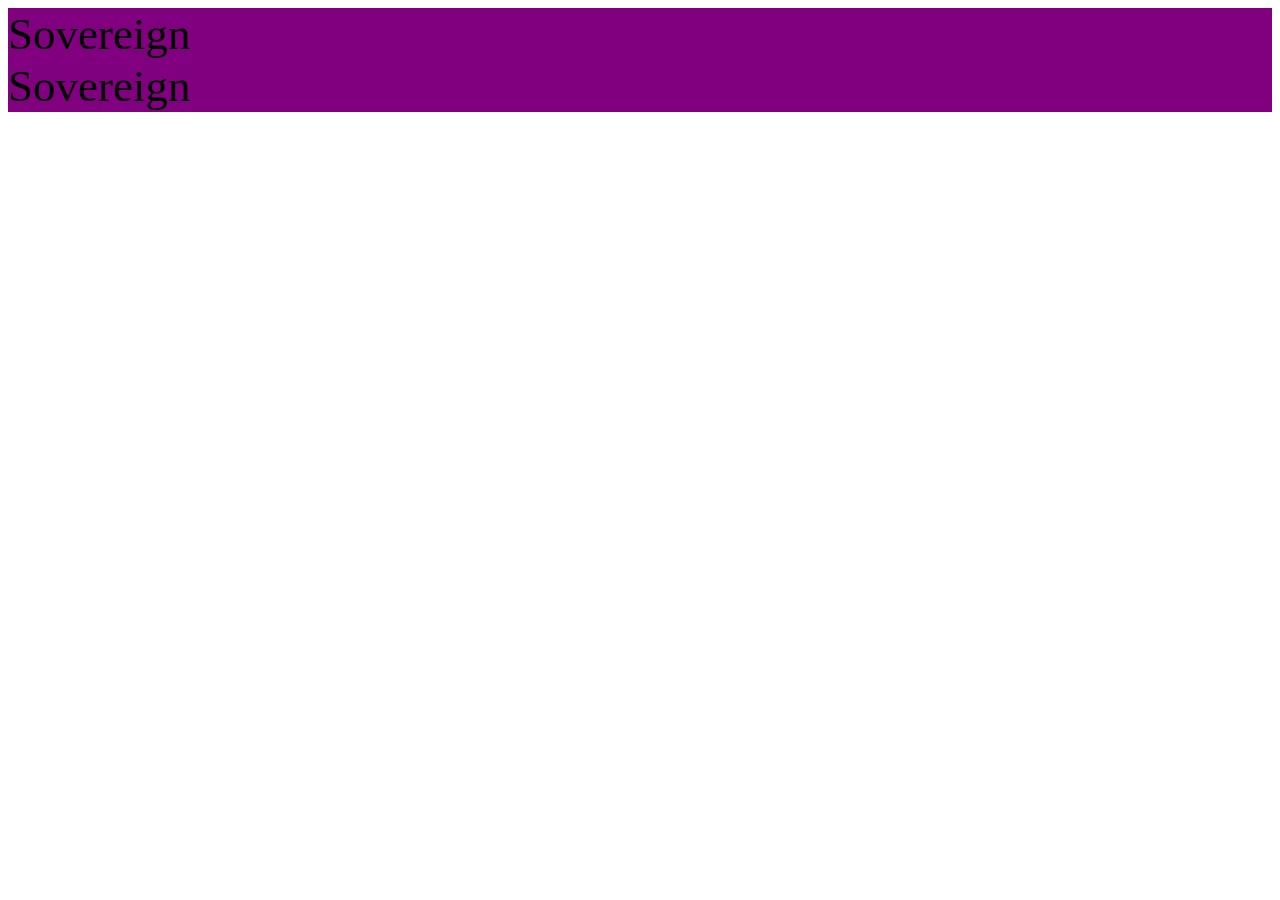
<file: lesson_2/task_1/hw1_1/index.html>
<!doctype html>
<html lang="en">
<head>
    <meta charset="UTF-8">
    <meta name="viewport"
          content="width=device-width, user-scalable=no, initial-scale=1.0, maximum-scale=1.0, minimum-scale=1.0">
    <meta http-equiv="X-UA-Compatible" content="ie=edge">
    <title>9 hw</title>
</head>
<body>

<script type="module" src="main.js"></script>

</body>
</html>
</file>
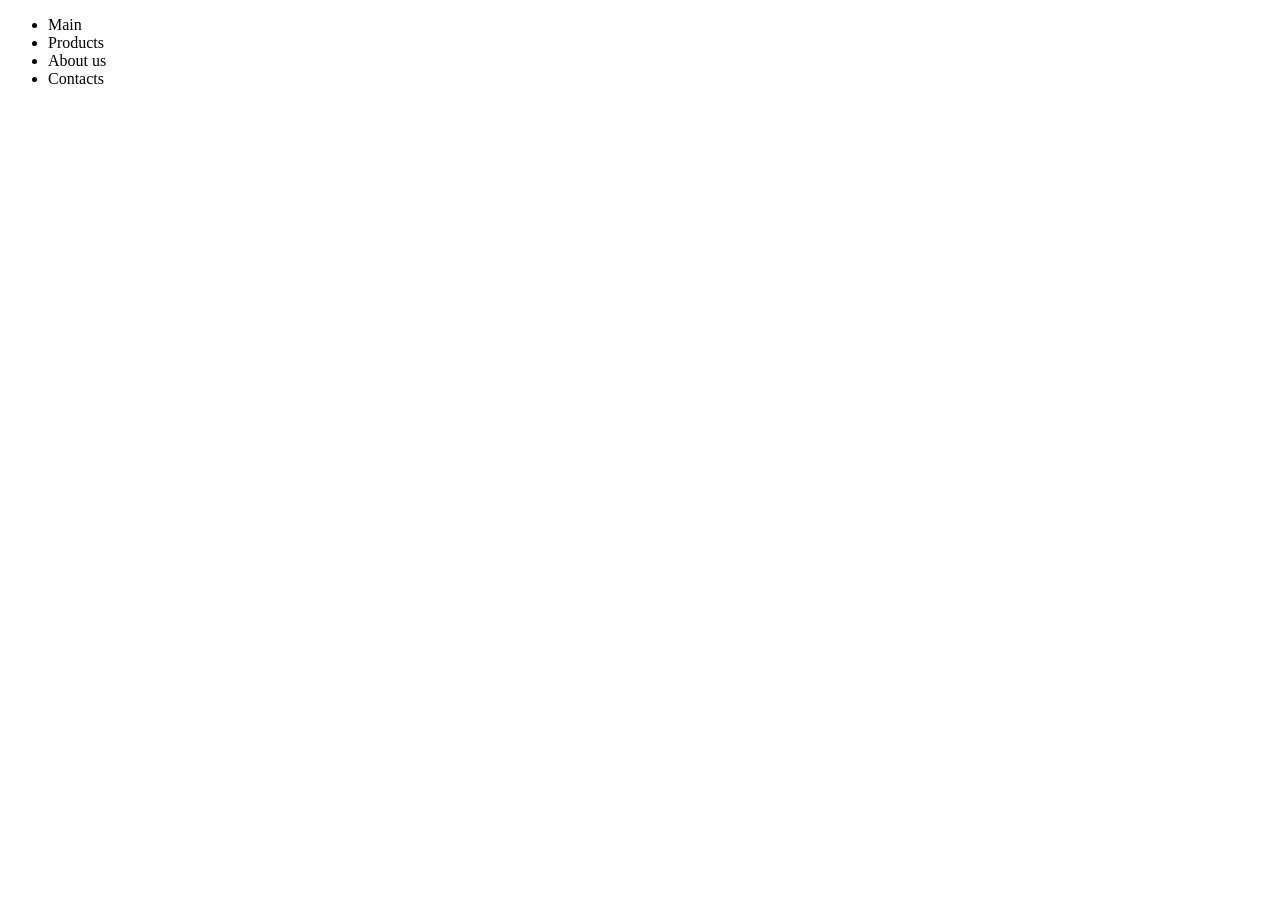
<file: lesson_2/task_1/hw1_2/index.html>
<!doctype html>
<html lang="en">
<head>
    <meta charset="UTF-8">
    <meta name="viewport"
          content="width=device-width, user-scalable=no, initial-scale=1.0, maximum-scale=1.0, minimum-scale=1.0">
    <meta http-equiv="X-UA-Compatible" content="ie=edge">
    <title>Document</title>
</head>
<body>

<script type="module" src="main.js"></script>

</body>
</html>
</file>
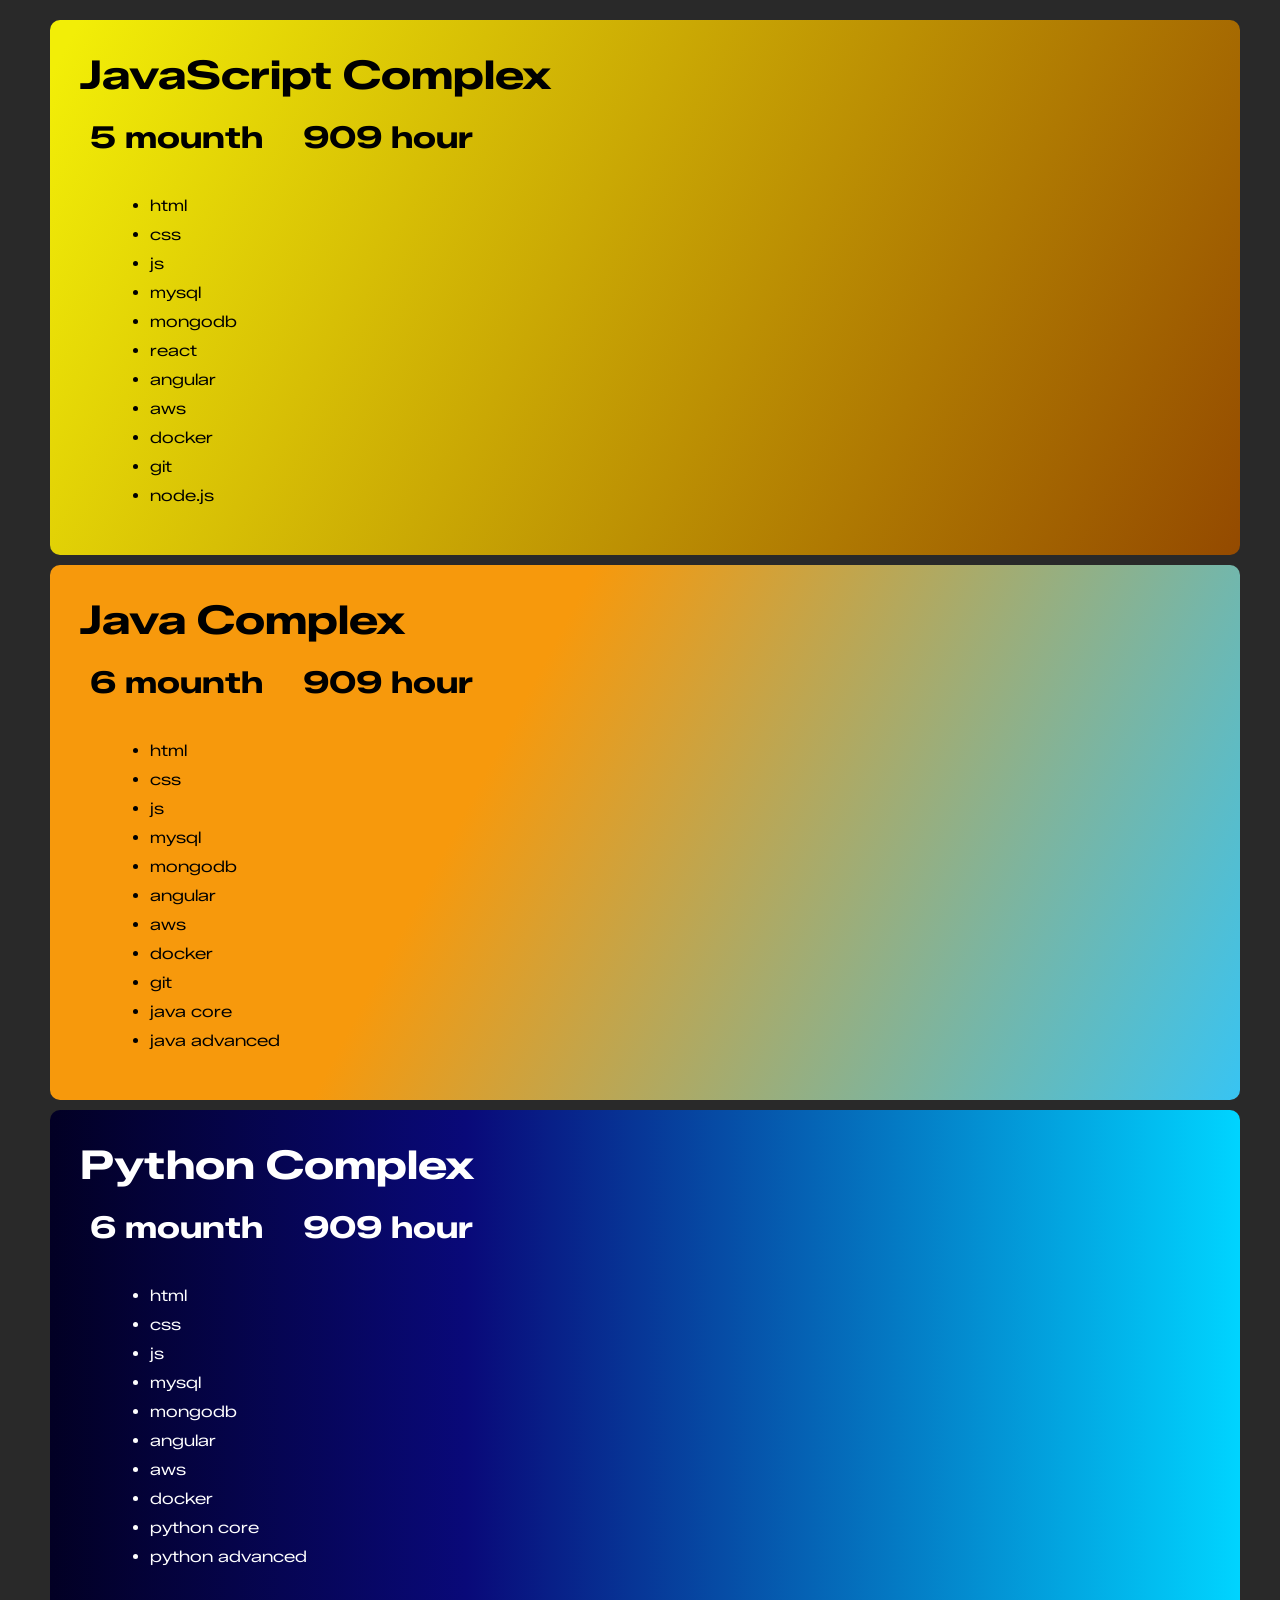
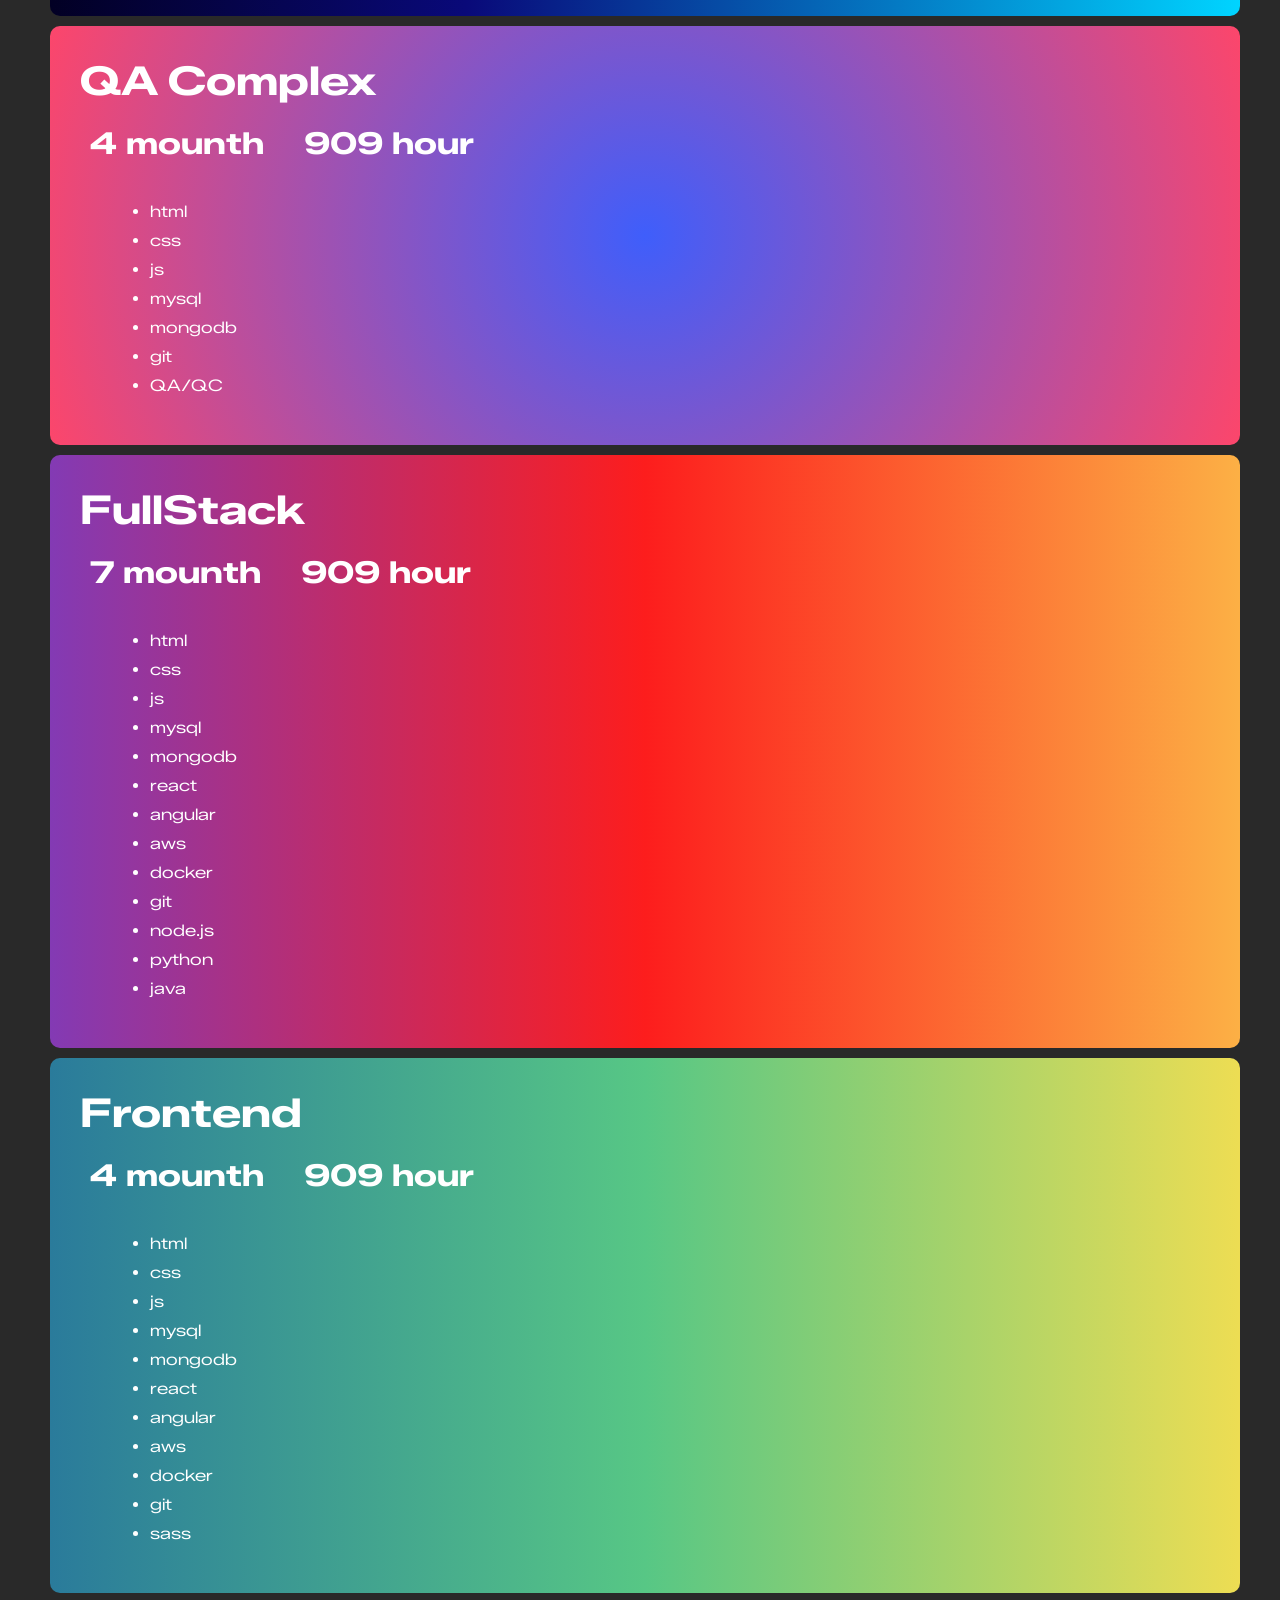
<file: lesson_2/task_1/hw1_5/index.html>
<!doctype html>
<html lang="en">
<head>
    <meta charset="UTF-8">
    <meta name="viewport"
          content="width=device-width, user-scalable=no, initial-scale=1.0, maximum-scale=1.0, minimum-scale=1.0">
    <meta http-equiv="X-UA-Compatible" content="ie=edge">
    <title>Courses Duration</title>
    <link rel="stylesheet" href="styles.css">
</head>
<body>

<script type="module" src="main.js"></script>

</body>
</html>
</file>
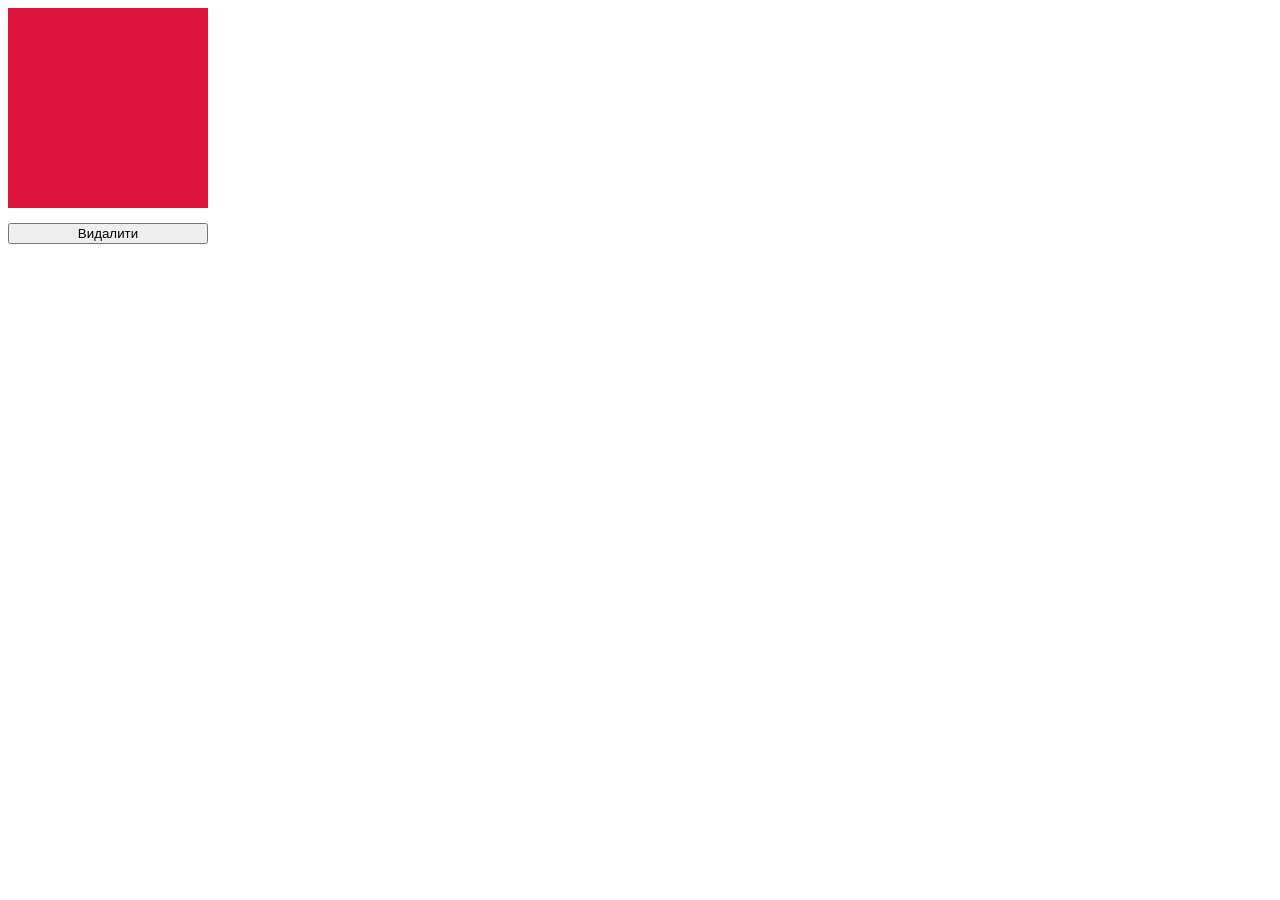
<file: lesson_2/task_2/hw2_1/index.html>
<!doctype html>
<html lang="en">
<head>
    <meta charset="UTF-8">
    <meta name="viewport"
          content="width=device-width, user-scalable=no, initial-scale=1.0, maximum-scale=1.0, minimum-scale=1.0">
    <meta http-equiv="X-UA-Compatible" content="ie=edge">
    <title>Document</title>
    <link rel="stylesheet" href="styles.css">
</head>
<body>

<script type="module" src="main.js"></script>

</body>
</html>
</file>
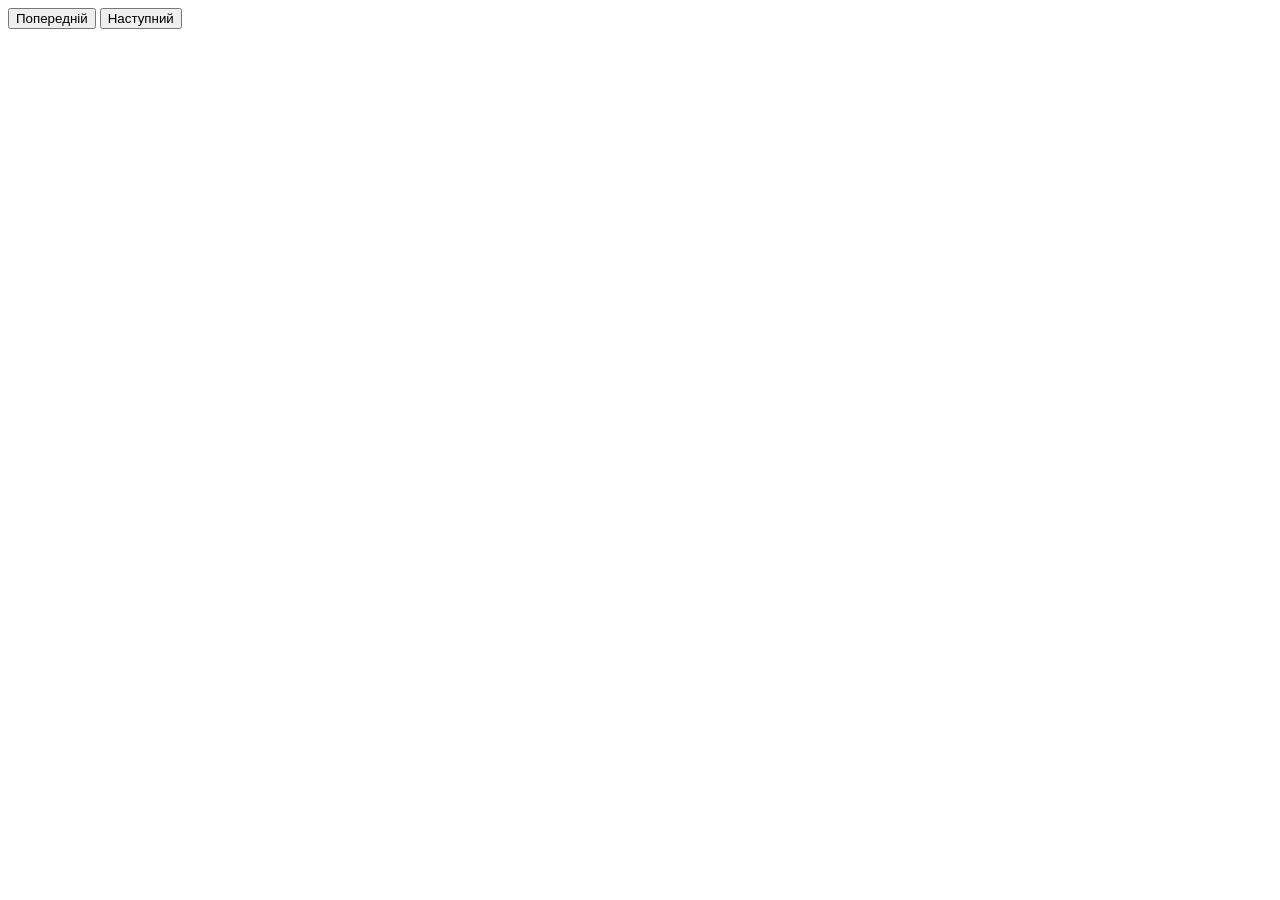
<file: lesson_2/task_2/hw2_10/index.html>
<!doctype html>
<html lang="en">
<head>
    <meta charset="UTF-8">
    <meta name="viewport"
          content="width=device-width, user-scalable=no, initial-scale=1.0, maximum-scale=1.0, minimum-scale=1.0">
    <meta http-equiv="X-UA-Compatible" content="ie=edge">
    <title>Document</title>
</head>
<body>

<button id="prev">Попередній</button>
<button id="next">Наступний</button>

<div id="target">
</div>

<script src="main.js"></script>

</body>
</html>
</file>
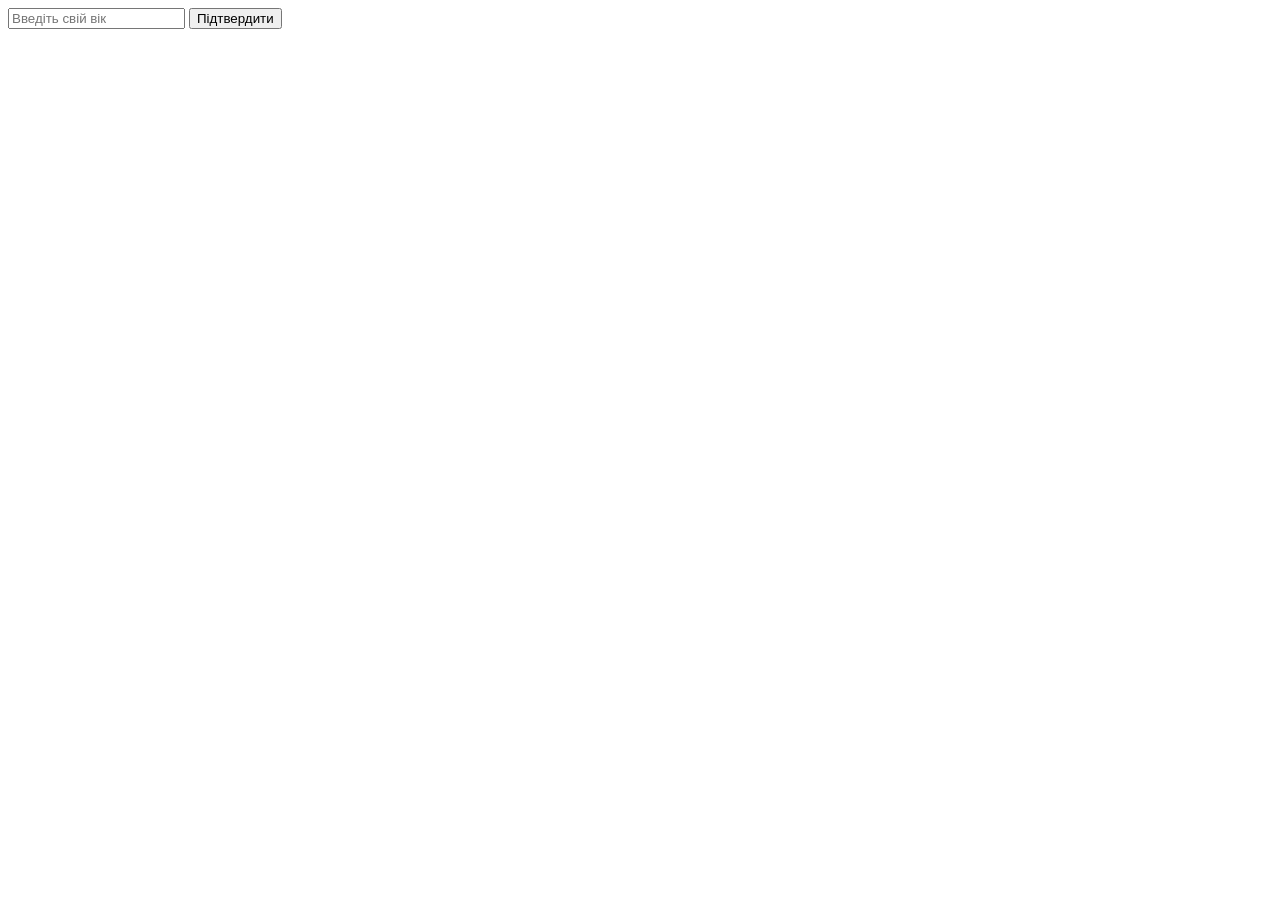
<file: lesson_2/task_2/hw2_2/index.html>
<!doctype html>
<html lang="en">
<head>
    <meta charset="UTF-8">
    <meta name="viewport"
          content="width=device-width, user-scalable=no, initial-scale=1.0, maximum-scale=1.0, minimum-scale=1.0">
    <meta http-equiv="X-UA-Compatible" content="ie=edge">
    <title>Document</title>
</head>
<body>

<form action="" name="f1">
    <input type="number" placeholder="Введіть свій вік" name="age">
    <button id="btn">Підтвердити</button>
</form>


<script type="module" src="main.js"></script>

</body>
</html>
</file>
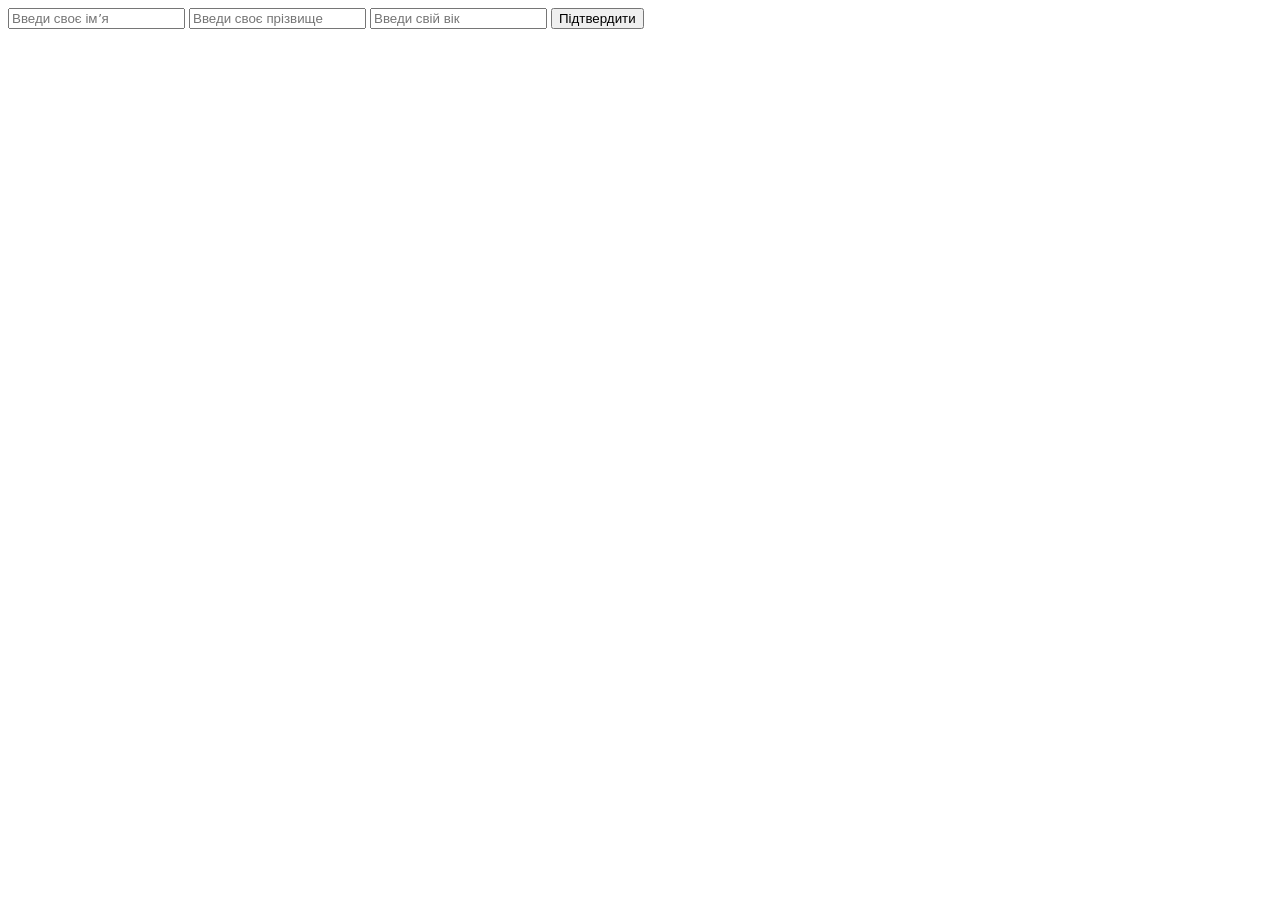
<file: lesson_2/task_2/hw2_3/index.html>
<!doctype html>
<html lang="en">
<head>
    <meta charset="UTF-8">
    <meta name="viewport"
          content="width=device-width, user-scalable=no, initial-scale=1.0, maximum-scale=1.0, minimum-scale=1.0">
    <meta http-equiv="X-UA-Compatible" content="ie=edge">
    <title>Document</title>
</head>
<body>
<form name="myForm">
    <input type="text" name="name" placeholder="Введи своє імʼя">
    <input type="text" name="surname" placeholder="Введи своє прізвище">
    <input type="number" name="age" placeholder="Введи свій вік">
    <button id="btn">Підтвердити</button>
</form>


<script type="module" src="main.js"></script>

</body>
</html>
</file>
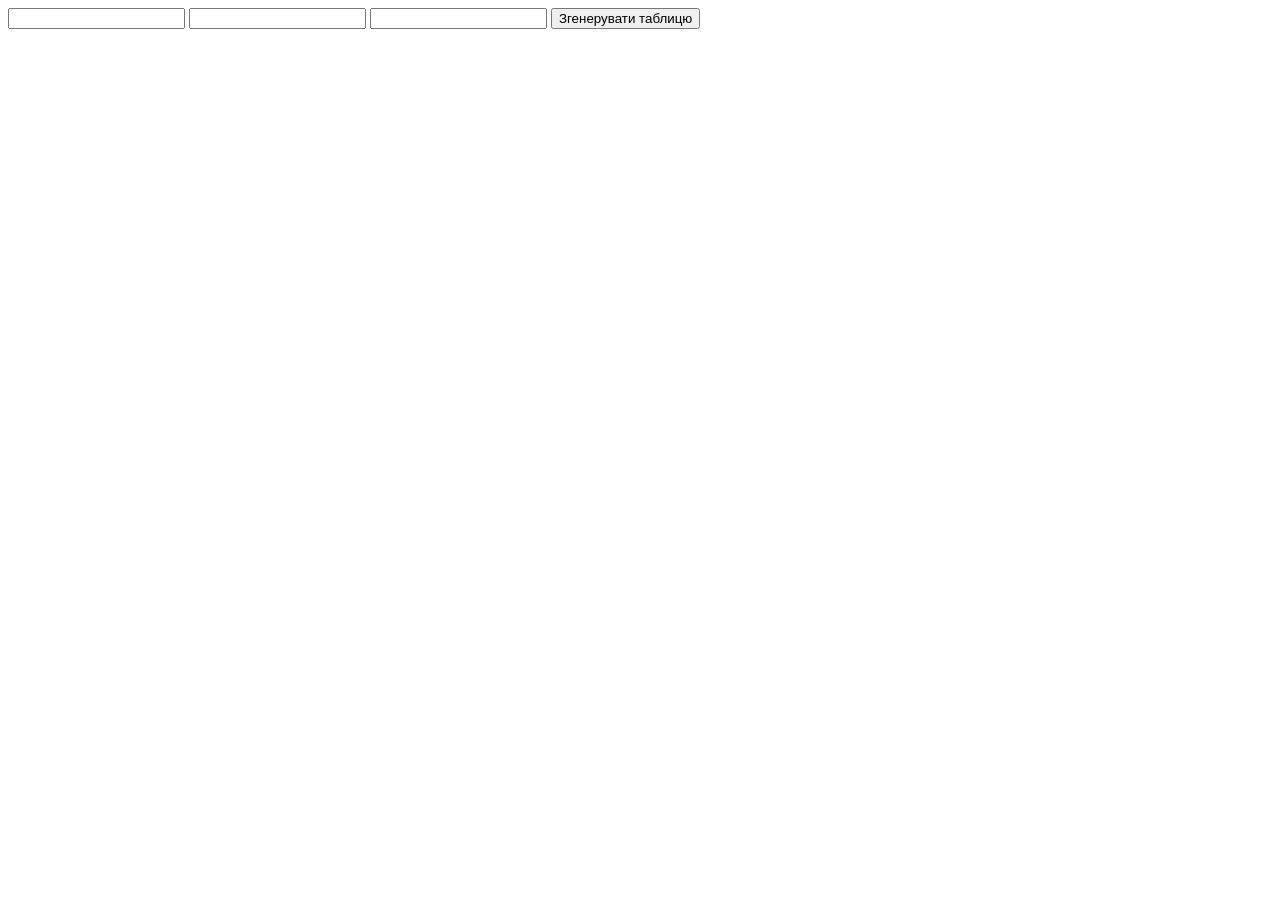
<file: lesson_2/task_2/hw2_8/index.html>
<!doctype html>
<html lang="en">
<head>
    <meta charset="UTF-8">
    <meta name="viewport"
          content="width=device-width, user-scalable=no, initial-scale=1.0, maximum-scale=1.0, minimum-scale=1.0">
    <meta http-equiv="X-UA-Compatible" content="ie=edge">
    <title>Document</title>
</head>
<body>

<form name="tableGeneratorForm" >
    <input type="number" name="lines">
    <input type="number" name="cells">
    <input type="text" name="data">
    <button>Згенерувати таблицю</button>
</form>

<table id="table">

</table>

<script type="module" src="main.js"></script>

</body>
</html>
</file>
<file: lesson_2/task_1/hw1_5/styles.css>
@import url('https://fonts.googleapis.com/css2?family=Zalando+Sans+Expanded:ital,wght@0,200..900;1,200..900&display=swap');

*{
    margin: 10px;
    padding-right: 20px;
}
body{
    background: #292929;
    font-family: Zalando Sans Expanded, Helvetica, sans-serif;
}
body>div{
    margin-left: 20px;
}
.course{
    color: white;
    width: 100%;
    height: auto;
    border-radius: 10px;
    padding: 20px;
}
.MounthHour{
    display: flex;
    justify-content: flex-start;
    align-items: center;
    font-size: 26px;
}
.title{
    font-size: 40px;

}
.modules{
    margin: 30px
}
.course:nth-child(1){
    color: black;
    background: #ffffff;
    background: linear-gradient(298deg, rgba(255, 255, 255, 1) 0%, rgba(148, 74, 0, 1) 0%, rgba(242, 238, 7, 1) 98%);
}
.course:nth-child(2){
    color: black;
    background: #ffffff;
    background: linear-gradient(298deg, rgba(255, 255, 255, 1) 0%, rgba(56, 196, 242, 1) 0%, rgba(247, 153, 12, 1) 63%);
}
.course:nth-child(3){
    background: #020024;
    background: linear-gradient(90deg,rgba(2, 0, 36, 1) 0%, rgba(9, 9, 121, 1) 35%, rgba(0, 212, 255, 1) 100%);
}
.course:nth-child(4){
    background: #3F5EFB;
    background: radial-gradient(circle, rgba(63, 94, 251, 1) 0%, rgba(252, 70, 107, 1) 100%);
}
.course:nth-child(5){
    background: #833AB4;
    background: linear-gradient(90deg, rgba(131, 58, 180, 1) 0%, rgba(253, 29, 29, 1) 50%, rgba(252, 176, 69, 1) 100%);
}
.course:nth-child(6){
    background: #2A7B9B;
    background: linear-gradient(90deg, rgba(42, 123, 155, 1) 0%, rgba(87, 199, 133, 1) 50%, rgba(237, 221, 83, 1) 100%);
}
</file>
<file: lesson_2/task_2/hw2_1/styles.css>
.text{
    width: 200px;
    height: 200px;
    background: crimson;
}
.button{
    margin-top: 15px;
    width: 200px;
    display: flex;
    justify-content: center;
    align-items: center;
}
</file>
